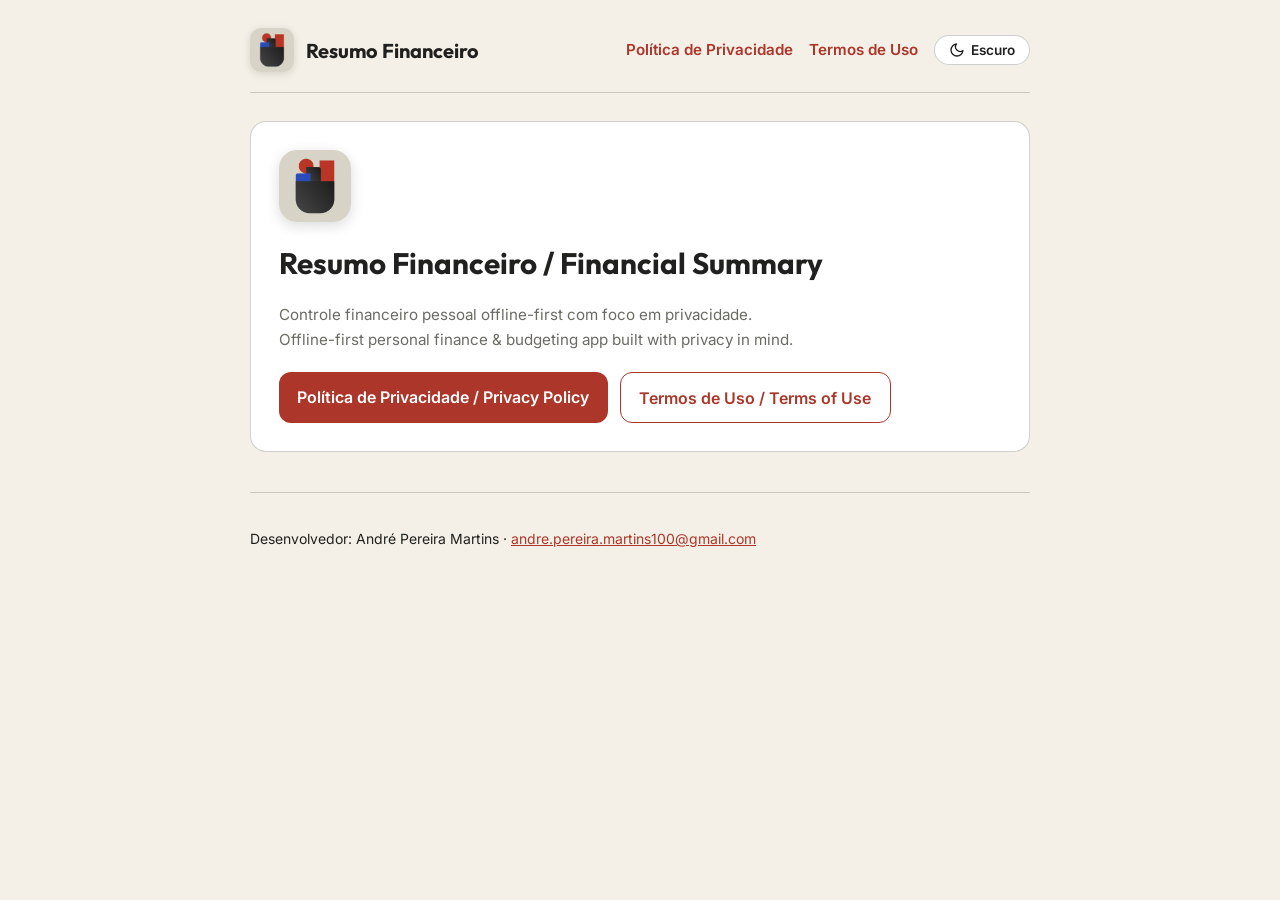
<file: index.html>
<!DOCTYPE html>
<html lang="pt-BR">
<head>
  <meta charset="UTF-8">
  <meta name="viewport" content="width=device-width, initial-scale=1.0">
  <title>Resumo Financeiro — Documentos Legais</title>
  <link rel="stylesheet" href="styles.css">
  <script src="theme.js"></script>
</head>
<body>
  <div class="container">
    <header>
      <a class="brand" href="index.html">
        <img class="brand-logo" src="assets/app_icon.png" data-light-src="assets/app_icon.png" data-dark-src="assets/app_icon_dark.png" alt="Logo Resumo Financeiro">
        <span>Resumo Financeiro</span>
      </a>
      <div class="header-actions">
        <nav>
          <a href="privacy.html">Política de Privacidade</a>
          <a href="terms.html">Termos de Uso</a>
        </nav>
        <button type="button" class="theme-toggle" id="theme-toggle" aria-label="Mudar para tema escuro"></button>
      </div>
    </header>

    <main class="card">
      <img class="hero-logo" src="assets/app_icon.png" data-light-src="assets/app_icon.png" data-dark-src="assets/app_icon_dark.png" alt="Logo Resumo Financeiro">
      <h1>Resumo Financeiro / Financial Summary</h1>
      <p class="muted">
        Controle financeiro pessoal offline-first com foco em privacidade.
        <br>
        Offline-first personal finance &amp; budgeting app built with privacy in mind.
      </p>

      <div class="btn-group">
        <a class="btn" href="privacy.html">Política de Privacidade / Privacy Policy</a>
        <a class="btn btn-secondary" href="terms.html">Termos de Uso / Terms of Use</a>
      </div>
    </main>

    <footer>
      <p>Desenvolvedor: André Pereira Martins · <a href="mailto:andre.pereira.martins100@gmail.com">andre.pereira.martins100@gmail.com</a></p>
    </footer>
  </div>
</body>
</html>
</file>
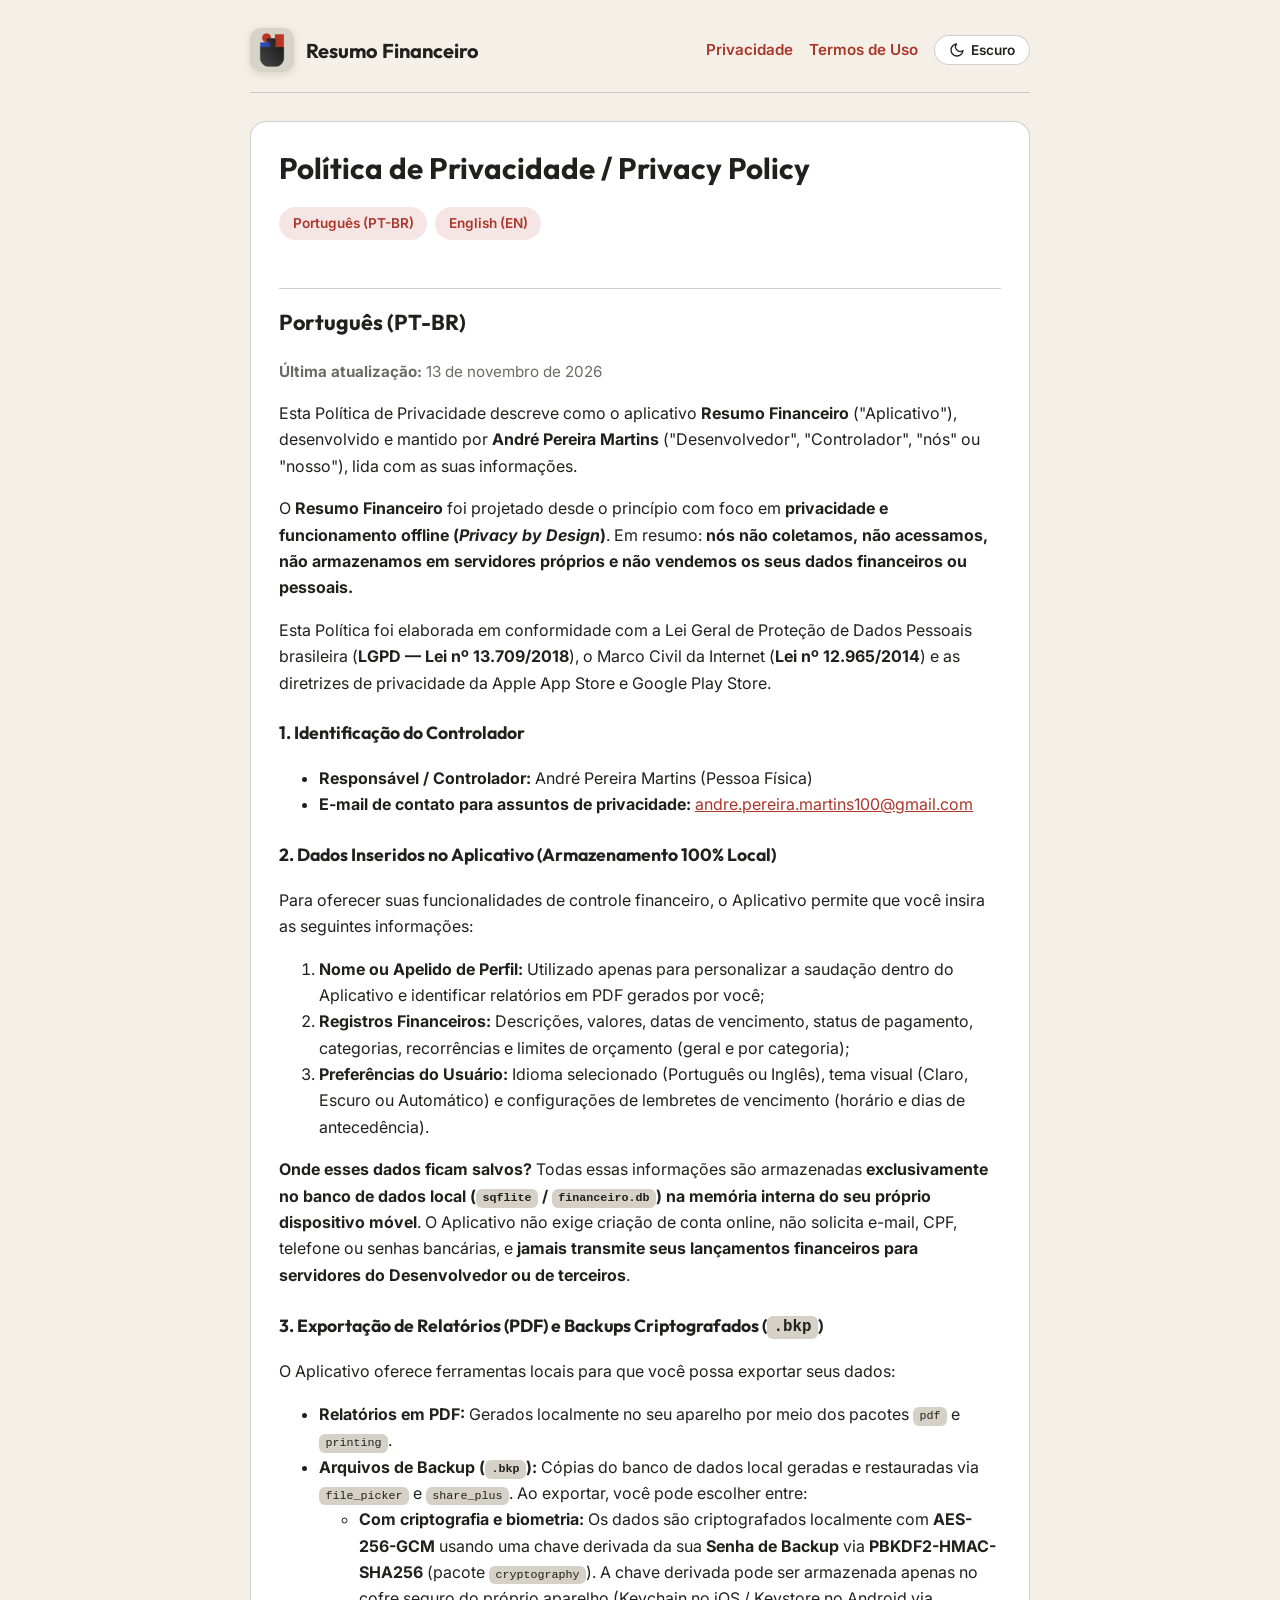
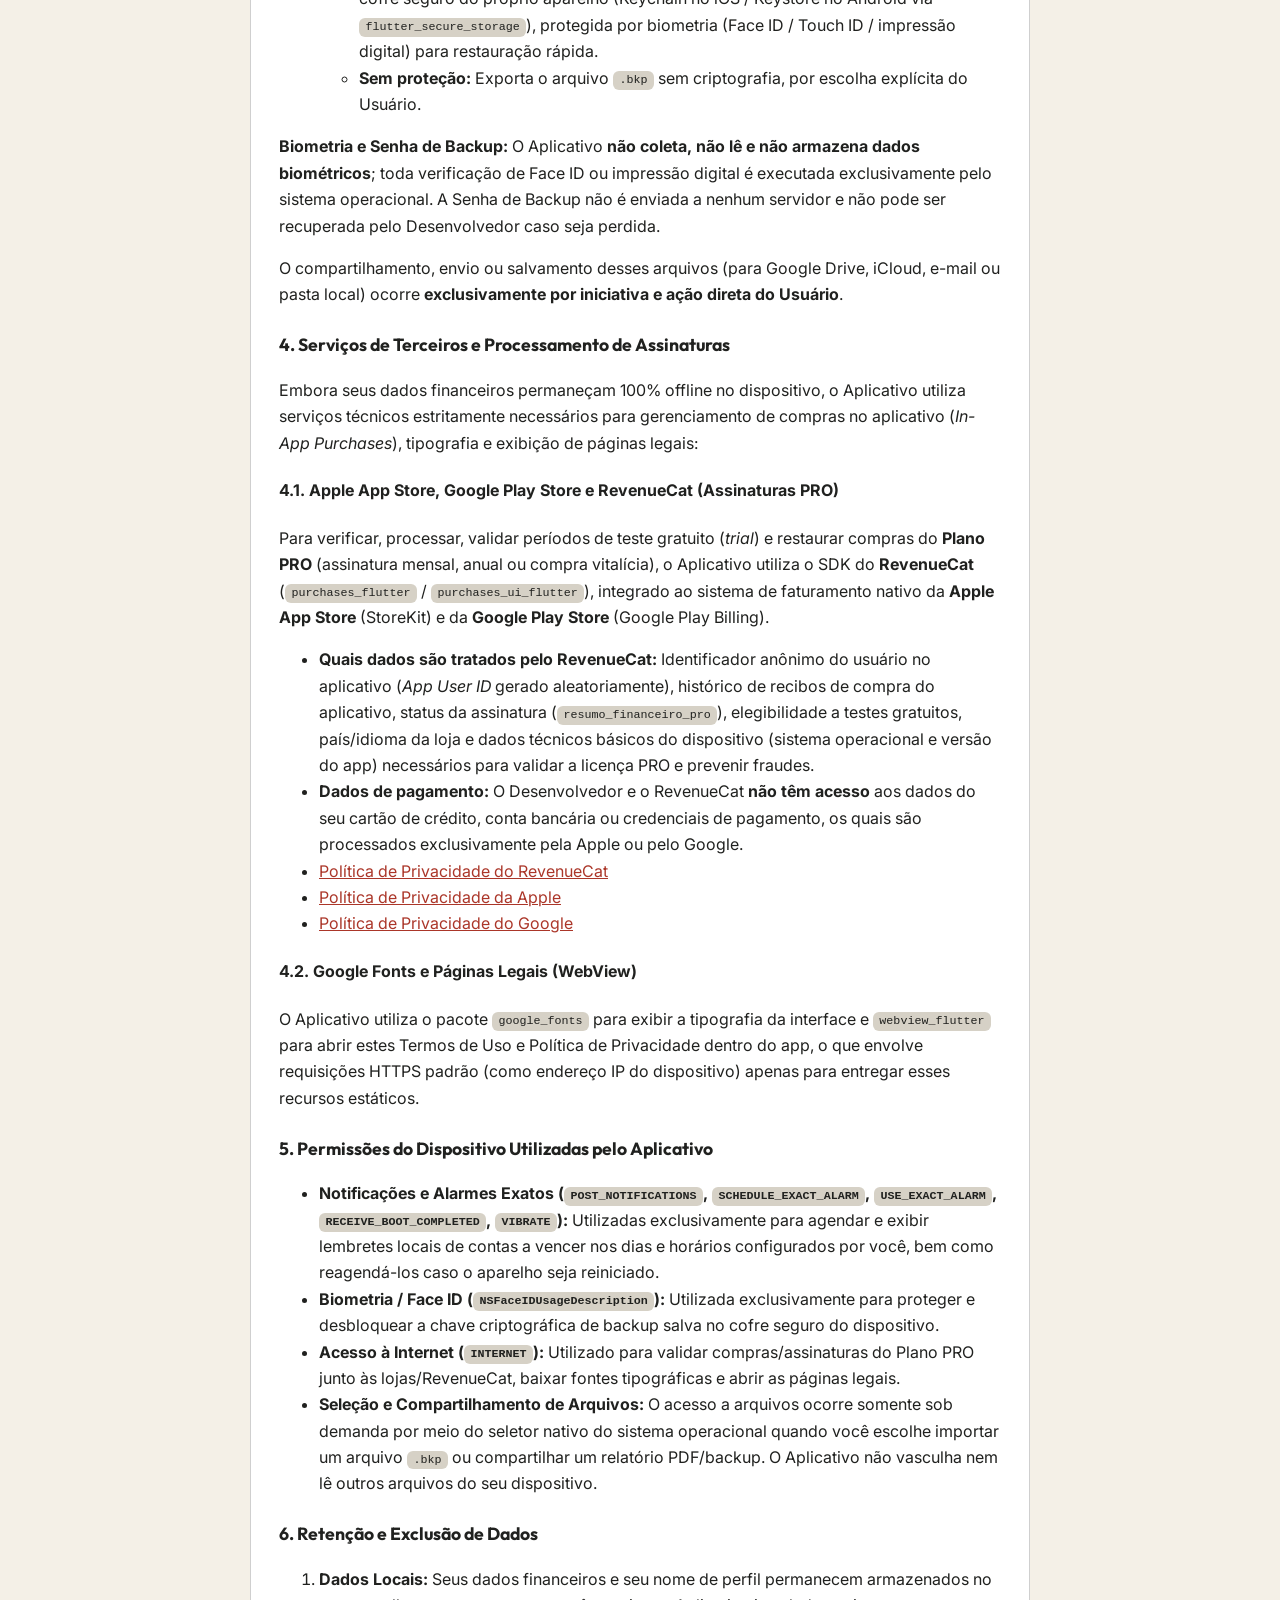
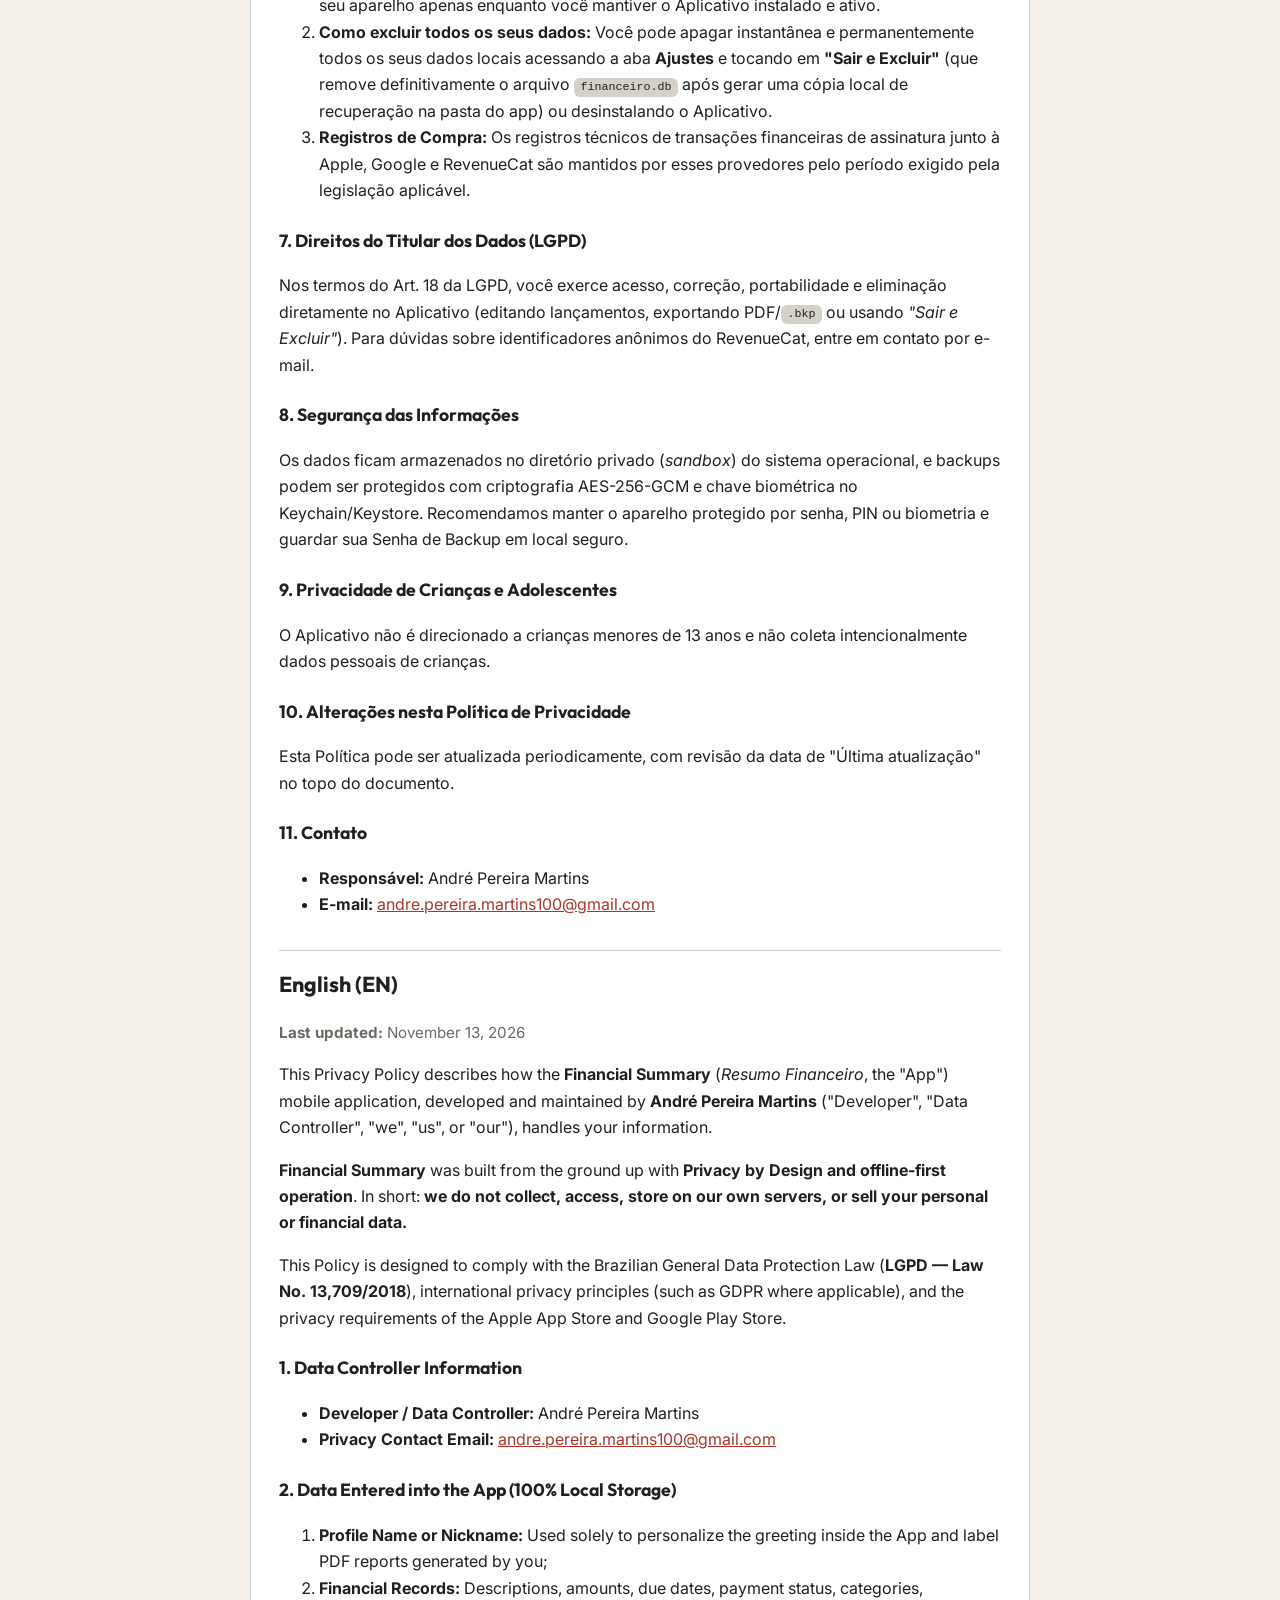
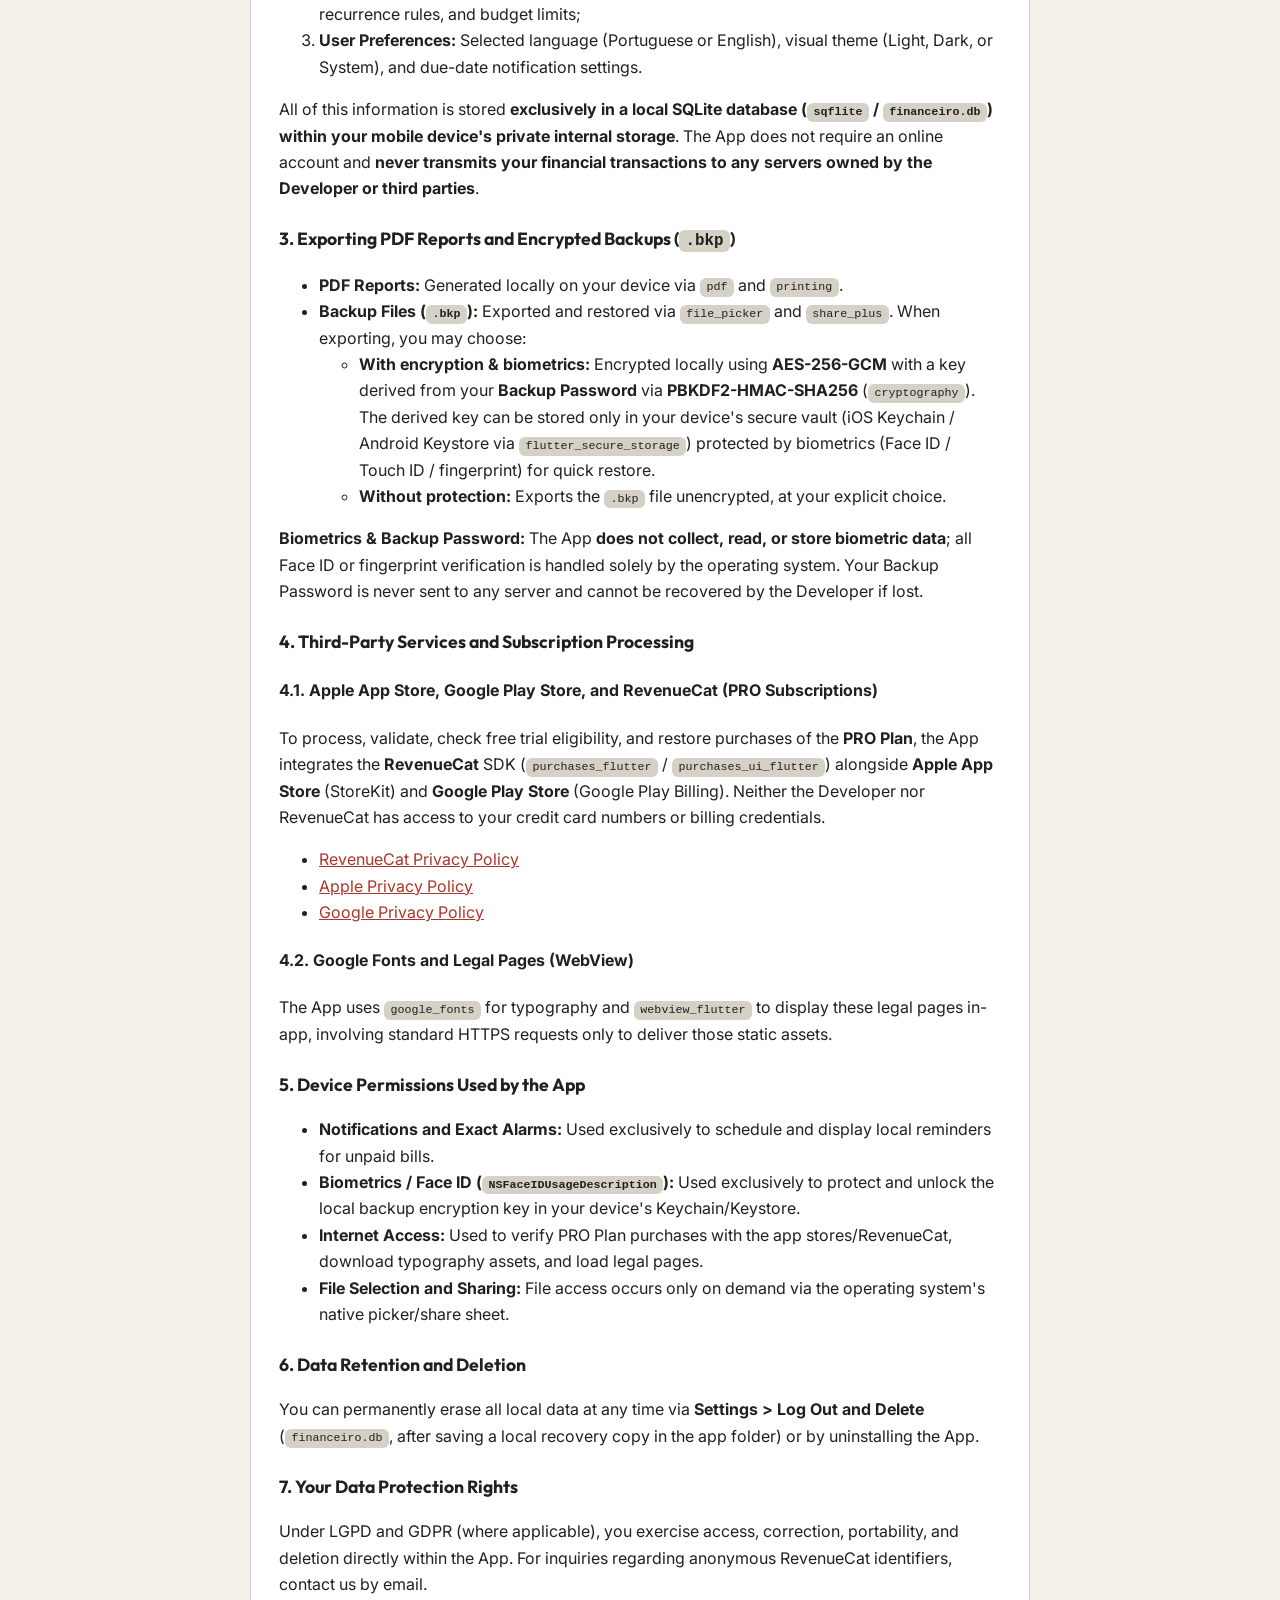
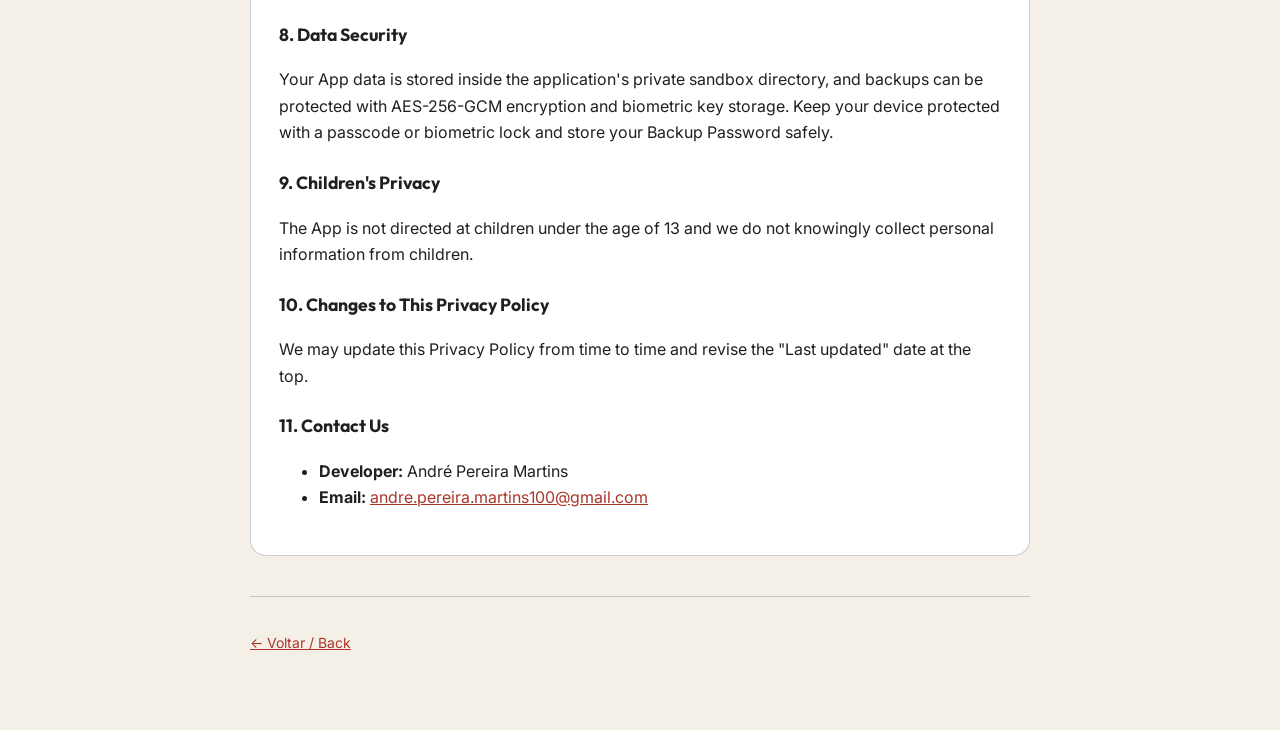
<file: privacy.html>
<!DOCTYPE html>
<html lang="pt-BR">
<head>
  <meta charset="UTF-8">
  <meta name="viewport" content="width=device-width, initial-scale=1.0">
  <title>Política de Privacidade — Resumo Financeiro / Privacy Policy</title>
  <link rel="stylesheet" href="styles.css">
  <script src="theme.js"></script>
</head>
<body>
  <div class="container">
    <header>
      <a class="brand" href="index.html">
        <img class="brand-logo" src="assets/app_icon.png" data-light-src="assets/app_icon.png" data-dark-src="assets/app_icon_dark.png" alt="Logo Resumo Financeiro">
        <span>Resumo Financeiro</span>
      </a>
      <div class="header-actions">
        <nav>
          <a href="privacy.html">Privacidade</a>
          <a href="terms.html">Termos de Uso</a>
        </nav>
        <button type="button" class="theme-toggle" id="theme-toggle" aria-label="Mudar para tema escuro"></button>
      </div>
    </header>

    <main class="card">
      <h1>Política de Privacidade / Privacy Policy</h1>
      <div class="lang-switch">
        <a href="#pt-br">Português (PT-BR)</a>
        <a href="#en">English (EN)</a>
      </div>

      <section id="pt-br">
        <h2>Português (PT-BR)</h2>
        <p class="muted"><strong>Última atualização:</strong> 13 de novembro de 2026</p>
        <p>Esta Política de Privacidade descreve como o aplicativo <strong>Resumo Financeiro</strong> ("Aplicativo"), desenvolvido e mantido por <strong>André Pereira Martins</strong> ("Desenvolvedor", "Controlador", "nós" ou "nosso"), lida com as suas informações.</p>
        <p>O <strong>Resumo Financeiro</strong> foi projetado desde o princípio com foco em <strong>privacidade e funcionamento offline (<em>Privacy by Design</em>)</strong>. Em resumo: <strong>nós não coletamos, não acessamos, não armazenamos em servidores próprios e não vendemos os seus dados financeiros ou pessoais.</strong></p>
        <p>Esta Política foi elaborada em conformidade com a Lei Geral de Proteção de Dados Pessoais brasileira (<strong>LGPD — Lei nº 13.709/2018</strong>), o Marco Civil da Internet (<strong>Lei nº 12.965/2014</strong>) e as diretrizes de privacidade da Apple App Store e Google Play Store.</p>

        <h3>1. Identificação do Controlador</h3>
        <ul>
          <li><strong>Responsável / Controlador:</strong> André Pereira Martins (Pessoa Física)</li>
          <li><strong>E-mail de contato para assuntos de privacidade:</strong> <a href="mailto:andre.pereira.martins100@gmail.com">andre.pereira.martins100@gmail.com</a></li>
        </ul>

        <h3>2. Dados Inseridos no Aplicativo (Armazenamento 100% Local)</h3>
        <p>Para oferecer suas funcionalidades de controle financeiro, o Aplicativo permite que você insira as seguintes informações:</p>
        <ol>
          <li><strong>Nome ou Apelido de Perfil:</strong> Utilizado apenas para personalizar a saudação dentro do Aplicativo e identificar relatórios em PDF gerados por você;</li>
          <li><strong>Registros Financeiros:</strong> Descrições, valores, datas de vencimento, status de pagamento, categorias, recorrências e limites de orçamento (geral e por categoria);</li>
          <li><strong>Preferências do Usuário:</strong> Idioma selecionado (Português ou Inglês), tema visual (Claro, Escuro ou Automático) e configurações de lembretes de vencimento (horário e dias de antecedência).</li>
        </ol>
        <p><strong>Onde esses dados ficam salvos?</strong> Todas essas informações são armazenadas <strong>exclusivamente no banco de dados local (<code>sqflite</code> / <code>financeiro.db</code>) na memória interna do seu próprio dispositivo móvel</strong>. O Aplicativo não exige criação de conta online, não solicita e-mail, CPF, telefone ou senhas bancárias, e <strong>jamais transmite seus lançamentos financeiros para servidores do Desenvolvedor ou de terceiros</strong>.</p>

        <h3>3. Exportação de Relatórios (PDF) e Backups Criptografados (<code>.bkp</code>)</h3>
        <p>O Aplicativo oferece ferramentas locais para que você possa exportar seus dados:</p>
        <ul>
          <li><strong>Relatórios em PDF:</strong> Gerados localmente no seu aparelho por meio dos pacotes <code>pdf</code> e <code>printing</code>.</li>
          <li><strong>Arquivos de Backup (<code>.bkp</code>):</strong> Cópias do banco de dados local geradas e restauradas via <code>file_picker</code> e <code>share_plus</code>. Ao exportar, você pode escolher entre:
            <ul>
              <li><strong>Com criptografia e biometria:</strong> Os dados são criptografados localmente com <strong>AES-256-GCM</strong> usando uma chave derivada da sua <strong>Senha de Backup</strong> via <strong>PBKDF2-HMAC-SHA256</strong> (pacote <code>cryptography</code>). A chave derivada pode ser armazenada apenas no cofre seguro do próprio aparelho (Keychain no iOS / Keystore no Android via <code>flutter_secure_storage</code>), protegida por biometria (Face ID / Touch ID / impressão digital) para restauração rápida.</li>
              <li><strong>Sem proteção:</strong> Exporta o arquivo <code>.bkp</code> sem criptografia, por escolha explícita do Usuário.</li>
            </ul>
          </li>
        </ul>
        <p><strong>Biometria e Senha de Backup:</strong> O Aplicativo <strong>não coleta, não lê e não armazena dados biométricos</strong>; toda verificação de Face ID ou impressão digital é executada exclusivamente pelo sistema operacional. A Senha de Backup não é enviada a nenhum servidor e não pode ser recuperada pelo Desenvolvedor caso seja perdida.</p>
        <p>O compartilhamento, envio ou salvamento desses arquivos (para Google Drive, iCloud, e-mail ou pasta local) ocorre <strong>exclusivamente por iniciativa e ação direta do Usuário</strong>.</p>

        <h3>4. Serviços de Terceiros e Processamento de Assinaturas</h3>
        <p>Embora seus dados financeiros permaneçam 100% offline no dispositivo, o Aplicativo utiliza serviços técnicos estritamente necessários para gerenciamento de compras no aplicativo (<em>In-App Purchases</em>), tipografia e exibição de páginas legais:</p>
        <h4>4.1. Apple App Store, Google Play Store e RevenueCat (Assinaturas PRO)</h4>
        <p>Para verificar, processar, validar períodos de teste gratuito (<em>trial</em>) e restaurar compras do <strong>Plano PRO</strong> (assinatura mensal, anual ou compra vitalícia), o Aplicativo utiliza o SDK do <strong>RevenueCat</strong> (<code>purchases_flutter</code> / <code>purchases_ui_flutter</code>), integrado ao sistema de faturamento nativo da <strong>Apple App Store</strong> (StoreKit) e da <strong>Google Play Store</strong> (Google Play Billing).</p>
        <ul>
          <li><strong>Quais dados são tratados pelo RevenueCat:</strong> Identificador anônimo do usuário no aplicativo (<em>App User ID</em> gerado aleatoriamente), histórico de recibos de compra do aplicativo, status da assinatura (<code>resumo_financeiro_pro</code>), elegibilidade a testes gratuitos, país/idioma da loja e dados técnicos básicos do dispositivo (sistema operacional e versão do app) necessários para validar a licença PRO e prevenir fraudes.</li>
          <li><strong>Dados de pagamento:</strong> O Desenvolvedor e o RevenueCat <strong>não têm acesso</strong> aos dados do seu cartão de crédito, conta bancária ou credenciais de pagamento, os quais são processados exclusivamente pela Apple ou pelo Google.</li>
          <li><a href="https://www.revenuecat.com/privacy" target="_blank" rel="noopener">Política de Privacidade do RevenueCat</a></li>
          <li><a href="https://www.apple.com/br/legal/privacy/" target="_blank" rel="noopener">Política de Privacidade da Apple</a></li>
          <li><a href="https://policies.google.com/privacy" target="_blank" rel="noopener">Política de Privacidade do Google</a></li>
        </ul>
        <h4>4.2. Google Fonts e Páginas Legais (WebView)</h4>
        <p>O Aplicativo utiliza o pacote <code>google_fonts</code> para exibir a tipografia da interface e <code>webview_flutter</code> para abrir estes Termos de Uso e Política de Privacidade dentro do app, o que envolve requisições HTTPS padrão (como endereço IP do dispositivo) apenas para entregar esses recursos estáticos.</p>

        <h3>5. Permissões do Dispositivo Utilizadas pelo Aplicativo</h3>
        <ul>
          <li><strong>Notificações e Alarmes Exatos (<code>POST_NOTIFICATIONS</code>, <code>SCHEDULE_EXACT_ALARM</code>, <code>USE_EXACT_ALARM</code>, <code>RECEIVE_BOOT_COMPLETED</code>, <code>VIBRATE</code>):</strong> Utilizadas exclusivamente para agendar e exibir lembretes locais de contas a vencer nos dias e horários configurados por você, bem como reagendá-los caso o aparelho seja reiniciado.</li>
          <li><strong>Biometria / Face ID (<code>NSFaceIDUsageDescription</code>):</strong> Utilizada exclusivamente para proteger e desbloquear a chave criptográfica de backup salva no cofre seguro do dispositivo.</li>
          <li><strong>Acesso à Internet (<code>INTERNET</code>):</strong> Utilizado para validar compras/assinaturas do Plano PRO junto às lojas/RevenueCat, baixar fontes tipográficas e abrir as páginas legais.</li>
          <li><strong>Seleção e Compartilhamento de Arquivos:</strong> O acesso a arquivos ocorre somente sob demanda por meio do seletor nativo do sistema operacional quando você escolhe importar um arquivo <code>.bkp</code> ou compartilhar um relatório PDF/backup. O Aplicativo não vasculha nem lê outros arquivos do seu dispositivo.</li>
        </ul>

        <h3>6. Retenção e Exclusão de Dados</h3>
        <ol>
          <li><strong>Dados Locais:</strong> Seus dados financeiros e seu nome de perfil permanecem armazenados no seu aparelho apenas enquanto você mantiver o Aplicativo instalado e ativo.</li>
          <li><strong>Como excluir todos os seus dados:</strong> Você pode apagar instantânea e permanentemente todos os seus dados locais acessando a aba <strong>Ajustes</strong> e tocando em <strong>"Sair e Excluir"</strong> (que remove definitivamente o arquivo <code>financeiro.db</code> após gerar uma cópia local de recuperação na pasta do app) ou desinstalando o Aplicativo.</li>
          <li><strong>Registros de Compra:</strong> Os registros técnicos de transações financeiras de assinatura junto à Apple, Google e RevenueCat são mantidos por esses provedores pelo período exigido pela legislação aplicável.</li>
        </ol>

        <h3>7. Direitos do Titular dos Dados (LGPD)</h3>
        <p>Nos termos do Art. 18 da LGPD, você exerce acesso, correção, portabilidade e eliminação diretamente no Aplicativo (editando lançamentos, exportando PDF/<code>.bkp</code> ou usando <em>"Sair e Excluir"</em>). Para dúvidas sobre identificadores anônimos do RevenueCat, entre em contato por e-mail.</p>

        <h3>8. Segurança das Informações</h3>
        <p>Os dados ficam armazenados no diretório privado (<em>sandbox</em>) do sistema operacional, e backups podem ser protegidos com criptografia AES-256-GCM e chave biométrica no Keychain/Keystore. Recomendamos manter o aparelho protegido por senha, PIN ou biometria e guardar sua Senha de Backup em local seguro.</p>

        <h3>9. Privacidade de Crianças e Adolescentes</h3>
        <p>O Aplicativo não é direcionado a crianças menores de 13 anos e não coleta intencionalmente dados pessoais de crianças.</p>

        <h3>10. Alterações nesta Política de Privacidade</h3>
        <p>Esta Política pode ser atualizada periodicamente, com revisão da data de "Última atualização" no topo do documento.</p>

        <h3>11. Contato</h3>
        <ul>
          <li><strong>Responsável:</strong> André Pereira Martins</li>
          <li><strong>E-mail:</strong> <a href="mailto:andre.pereira.martins100@gmail.com">andre.pereira.martins100@gmail.com</a></li>
        </ul>
      </section>

      <section id="en">
        <h2>English (EN)</h2>
        <p class="muted"><strong>Last updated:</strong> November 13, 2026</p>
        <p>This Privacy Policy describes how the <strong>Financial Summary</strong> (<em>Resumo Financeiro</em>, the "App") mobile application, developed and maintained by <strong>André Pereira Martins</strong> ("Developer", "Data Controller", "we", "us", or "our"), handles your information.</p>
        <p><strong>Financial Summary</strong> was built from the ground up with <strong>Privacy by Design and offline-first operation</strong>. In short: <strong>we do not collect, access, store on our own servers, or sell your personal or financial data.</strong></p>
        <p>This Policy is designed to comply with the Brazilian General Data Protection Law (<strong>LGPD — Law No. 13,709/2018</strong>), international privacy principles (such as GDPR where applicable), and the privacy requirements of the Apple App Store and Google Play Store.</p>

        <h3>1. Data Controller Information</h3>
        <ul>
          <li><strong>Developer / Data Controller:</strong> André Pereira Martins</li>
          <li><strong>Privacy Contact Email:</strong> <a href="mailto:andre.pereira.martins100@gmail.com">andre.pereira.martins100@gmail.com</a></li>
        </ul>

        <h3>2. Data Entered into the App (100% Local Storage)</h3>
        <ol>
          <li><strong>Profile Name or Nickname:</strong> Used solely to personalize the greeting inside the App and label PDF reports generated by you;</li>
          <li><strong>Financial Records:</strong> Descriptions, amounts, due dates, payment status, categories, recurrence rules, and budget limits;</li>
          <li><strong>User Preferences:</strong> Selected language (Portuguese or English), visual theme (Light, Dark, or System), and due-date notification settings.</li>
        </ol>
        <p>All of this information is stored <strong>exclusively in a local SQLite database (<code>sqflite</code> / <code>financeiro.db</code>) within your mobile device's private internal storage</strong>. The App does not require an online account and <strong>never transmits your financial transactions to any servers owned by the Developer or third parties</strong>.</p>

        <h3>3. Exporting PDF Reports and Encrypted Backups (<code>.bkp</code>)</h3>
        <ul>
          <li><strong>PDF Reports:</strong> Generated locally on your device via <code>pdf</code> and <code>printing</code>.</li>
          <li><strong>Backup Files (<code>.bkp</code>):</strong> Exported and restored via <code>file_picker</code> and <code>share_plus</code>. When exporting, you may choose:
            <ul>
              <li><strong>With encryption &amp; biometrics:</strong> Encrypted locally using <strong>AES-256-GCM</strong> with a key derived from your <strong>Backup Password</strong> via <strong>PBKDF2-HMAC-SHA256</strong> (<code>cryptography</code>). The derived key can be stored only in your device's secure vault (iOS Keychain / Android Keystore via <code>flutter_secure_storage</code>) protected by biometrics (Face ID / Touch ID / fingerprint) for quick restore.</li>
              <li><strong>Without protection:</strong> Exports the <code>.bkp</code> file unencrypted, at your explicit choice.</li>
            </ul>
          </li>
        </ul>
        <p><strong>Biometrics &amp; Backup Password:</strong> The App <strong>does not collect, read, or store biometric data</strong>; all Face ID or fingerprint verification is handled solely by the operating system. Your Backup Password is never sent to any server and cannot be recovered by the Developer if lost.</p>

        <h3>4. Third-Party Services and Subscription Processing</h3>
        <h4>4.1. Apple App Store, Google Play Store, and RevenueCat (PRO Subscriptions)</h4>
        <p>To process, validate, check free trial eligibility, and restore purchases of the <strong>PRO Plan</strong>, the App integrates the <strong>RevenueCat</strong> SDK (<code>purchases_flutter</code> / <code>purchases_ui_flutter</code>) alongside <strong>Apple App Store</strong> (StoreKit) and <strong>Google Play Store</strong> (Google Play Billing). Neither the Developer nor RevenueCat has access to your credit card numbers or billing credentials.</p>
        <ul>
          <li><a href="https://www.revenuecat.com/privacy" target="_blank" rel="noopener">RevenueCat Privacy Policy</a></li>
          <li><a href="https://www.apple.com/legal/privacy/" target="_blank" rel="noopener">Apple Privacy Policy</a></li>
          <li><a href="https://policies.google.com/privacy" target="_blank" rel="noopener">Google Privacy Policy</a></li>
        </ul>
        <h4>4.2. Google Fonts and Legal Pages (WebView)</h4>
        <p>The App uses <code>google_fonts</code> for typography and <code>webview_flutter</code> to display these legal pages in-app, involving standard HTTPS requests only to deliver those static assets.</p>

        <h3>5. Device Permissions Used by the App</h3>
        <ul>
          <li><strong>Notifications and Exact Alarms:</strong> Used exclusively to schedule and display local reminders for unpaid bills.</li>
          <li><strong>Biometrics / Face ID (<code>NSFaceIDUsageDescription</code>):</strong> Used exclusively to protect and unlock the local backup encryption key in your device's Keychain/Keystore.</li>
          <li><strong>Internet Access:</strong> Used to verify PRO Plan purchases with the app stores/RevenueCat, download typography assets, and load legal pages.</li>
          <li><strong>File Selection and Sharing:</strong> File access occurs only on demand via the operating system's native picker/share sheet.</li>
        </ul>

        <h3>6. Data Retention and Deletion</h3>
        <p>You can permanently erase all local data at any time via <strong>Settings &gt; Log Out and Delete</strong> (<code>financeiro.db</code>, after saving a local recovery copy in the app folder) or by uninstalling the App.</p>

        <h3>7. Your Data Protection Rights</h3>
        <p>Under LGPD and GDPR (where applicable), you exercise access, correction, portability, and deletion directly within the App. For inquiries regarding anonymous RevenueCat identifiers, contact us by email.</p>

        <h3>8. Data Security</h3>
        <p>Your App data is stored inside the application's private sandbox directory, and backups can be protected with AES-256-GCM encryption and biometric key storage. Keep your device protected with a passcode or biometric lock and store your Backup Password safely.</p>

        <h3>9. Children's Privacy</h3>
        <p>The App is not directed at children under the age of 13 and we do not knowingly collect personal information from children.</p>

        <h3>10. Changes to This Privacy Policy</h3>
        <p>We may update this Privacy Policy from time to time and revise the "Last updated" date at the top.</p>

        <h3>11. Contact Us</h3>
        <ul>
          <li><strong>Developer:</strong> André Pereira Martins</li>
          <li><strong>Email:</strong> <a href="mailto:andre.pereira.martins100@gmail.com">andre.pereira.martins100@gmail.com</a></li>
        </ul>
      </section>
    </main>

    <footer>
      <p><a href="index.html">← Voltar / Back</a></p>
    </footer>
  </div>
</body>
</html>
</file>
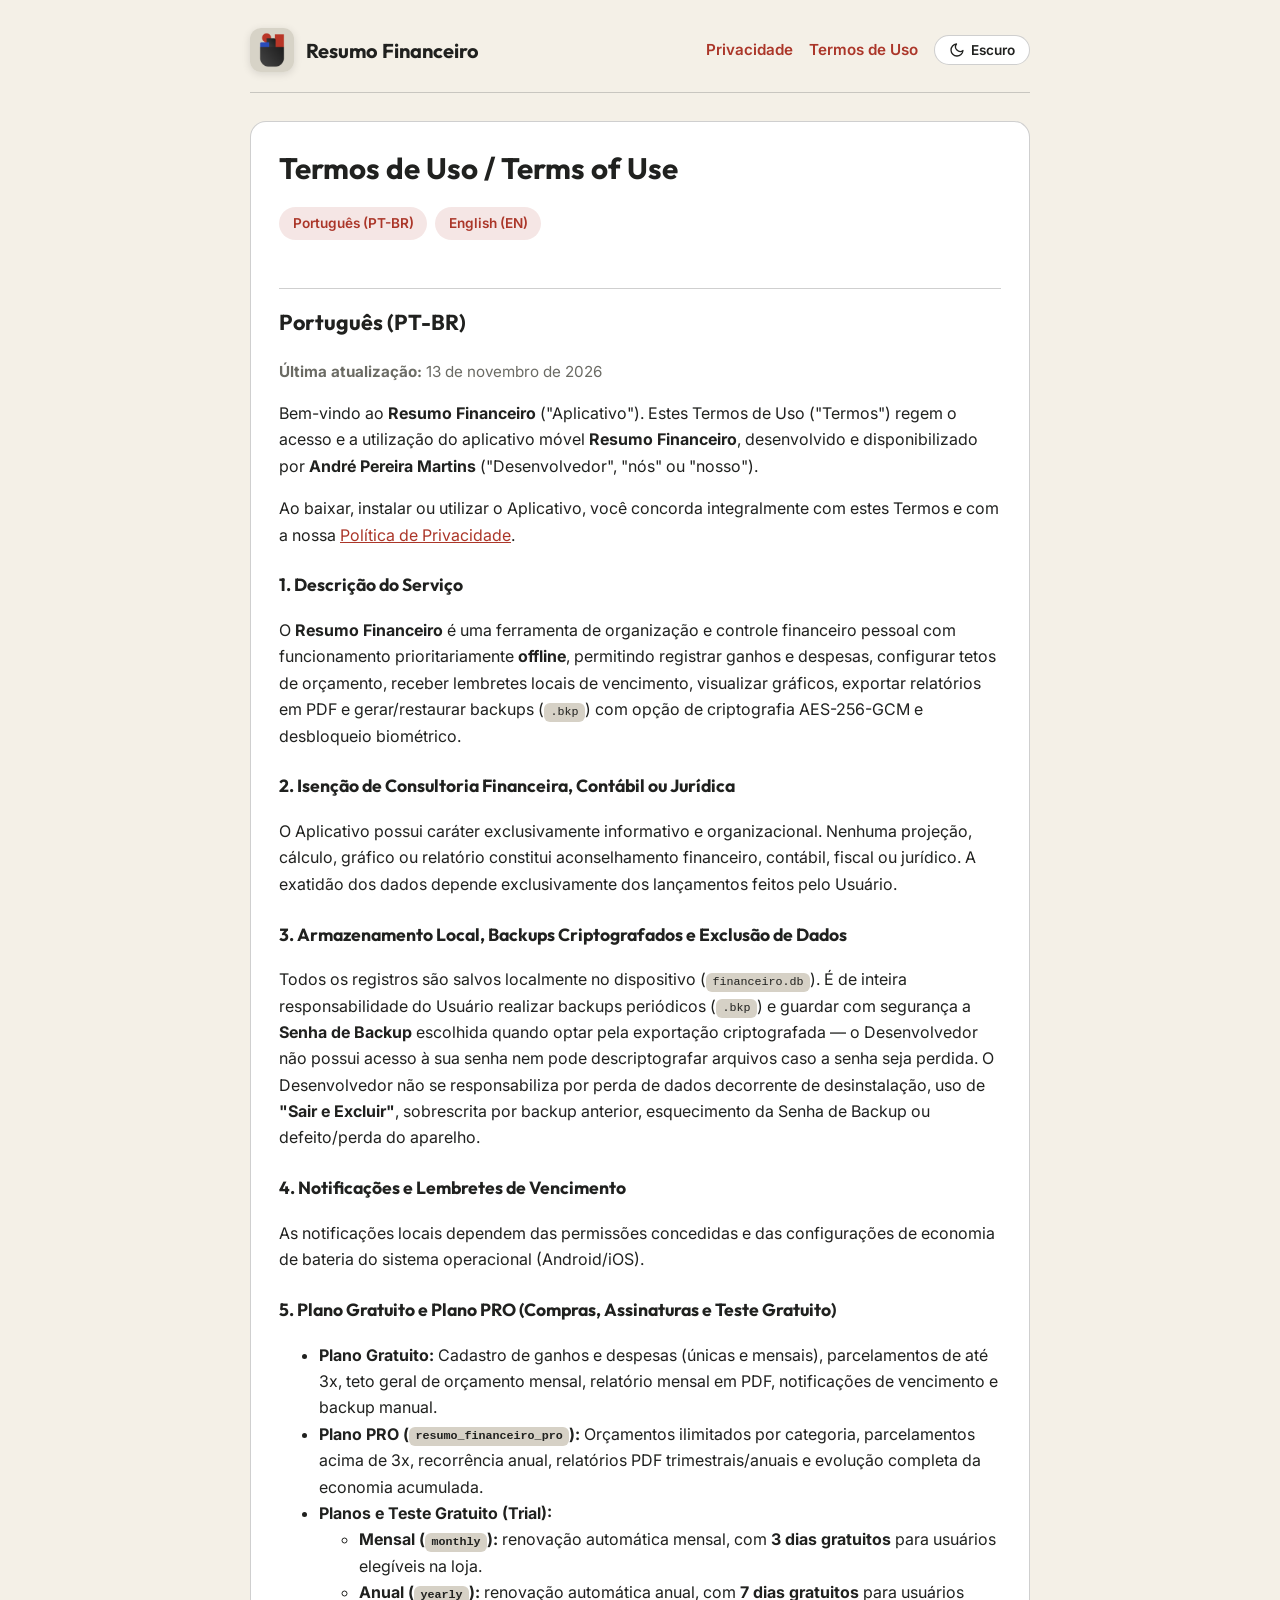
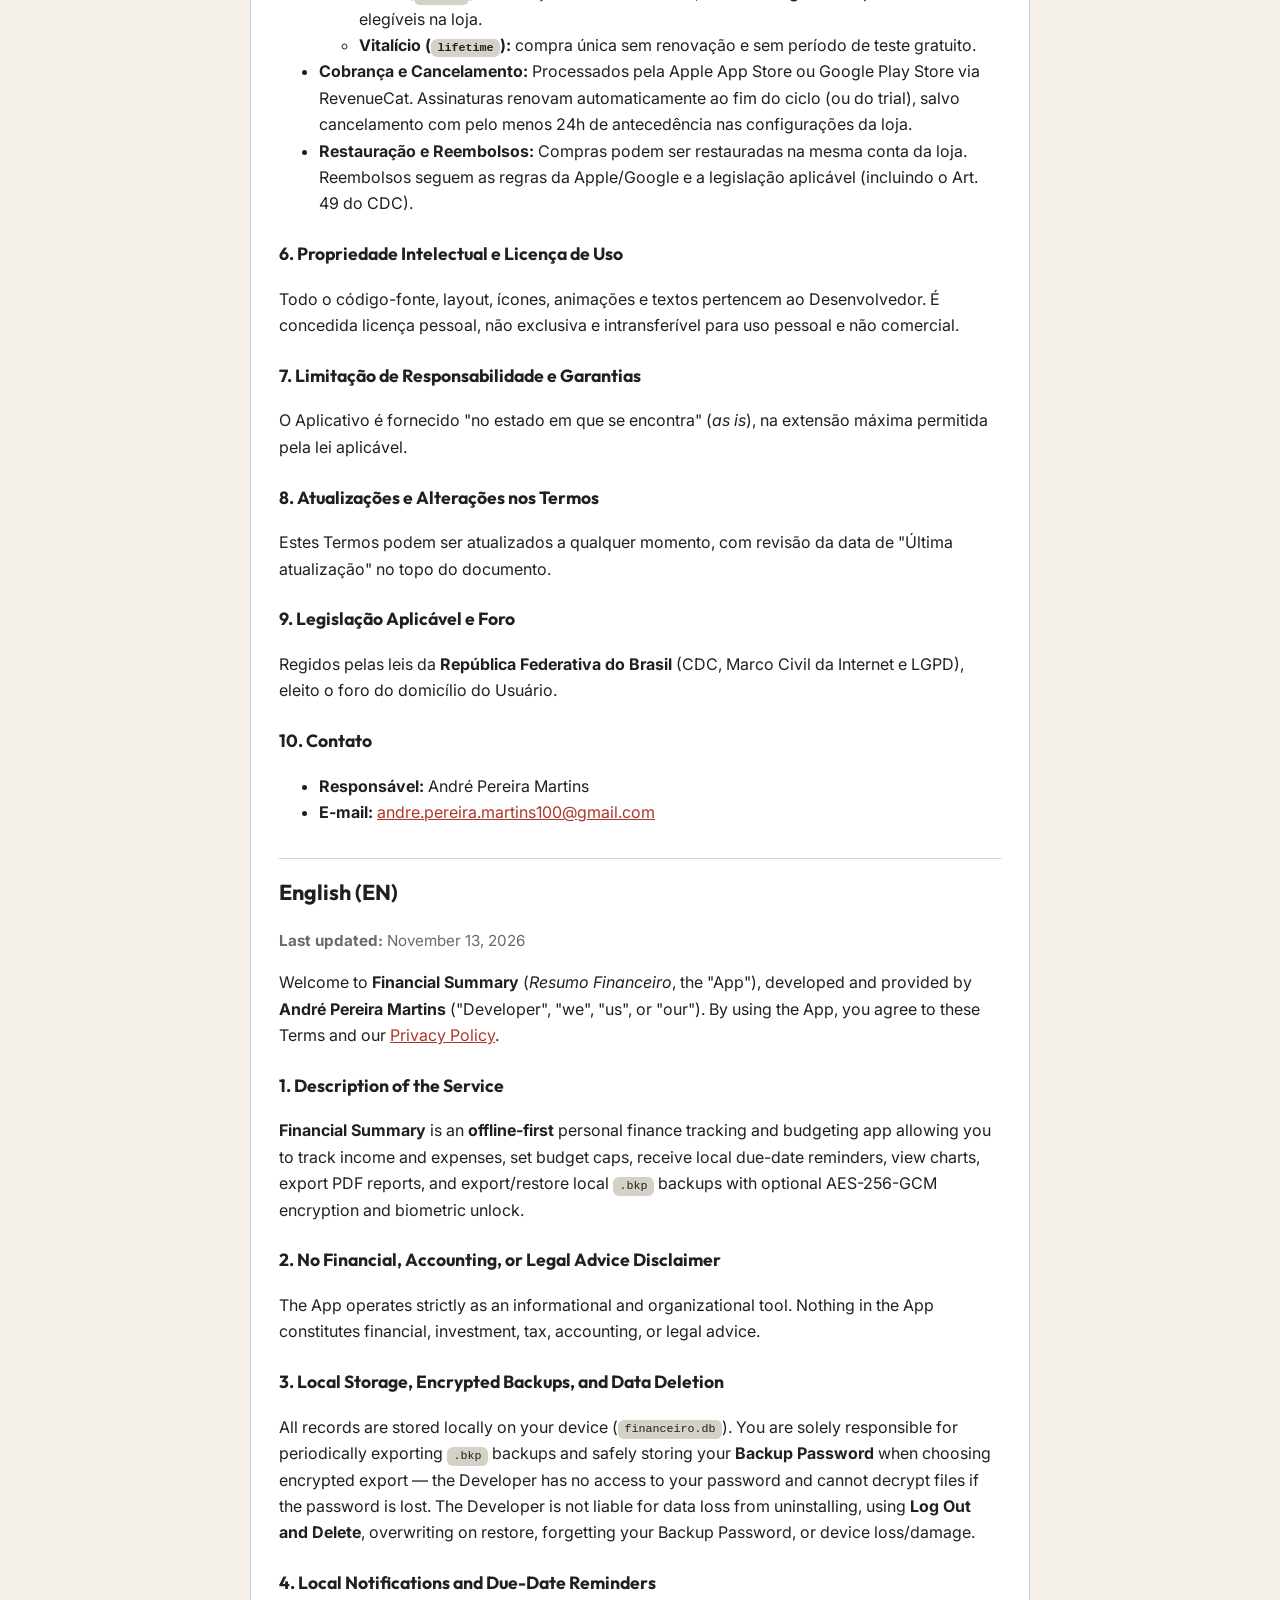
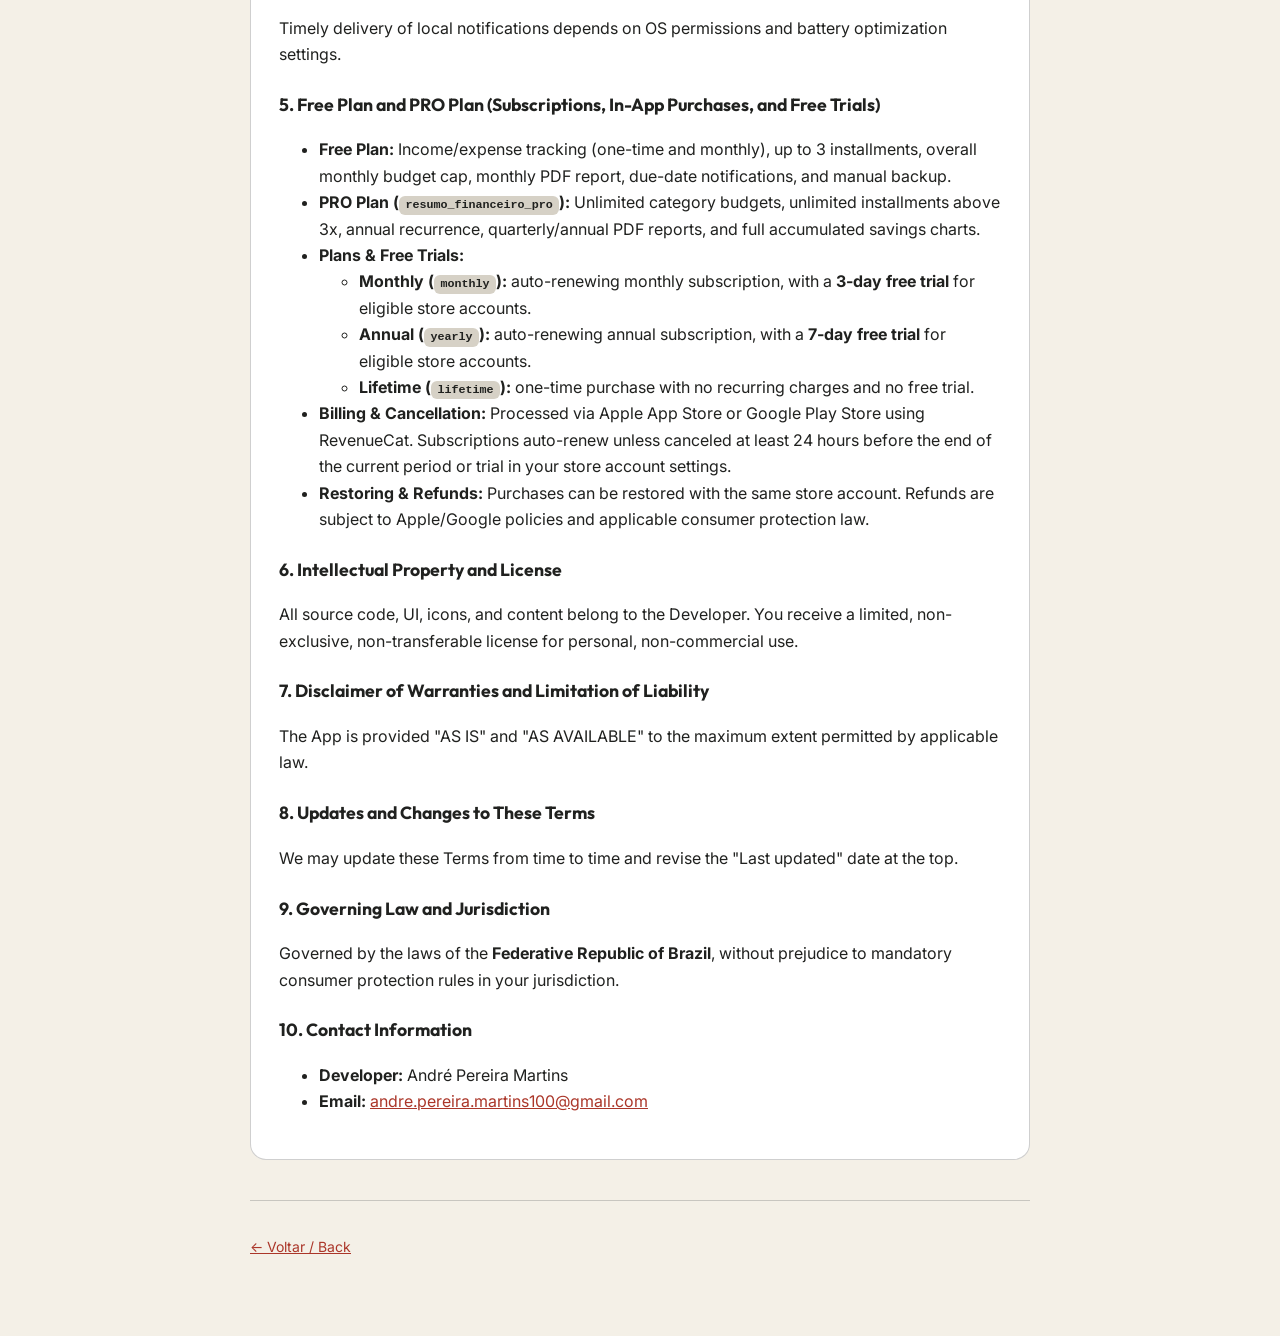
<file: terms.html>
<!DOCTYPE html>
<html lang="pt-BR">
<head>
  <meta charset="UTF-8">
  <meta name="viewport" content="width=device-width, initial-scale=1.0">
  <title>Termos de Uso — Resumo Financeiro / Terms of Use</title>
  <link rel="stylesheet" href="styles.css">
  <script src="theme.js"></script>
</head>
<body>
  <div class="container">
    <header>
      <a class="brand" href="index.html">
        <img class="brand-logo" src="assets/app_icon.png" data-light-src="assets/app_icon.png" data-dark-src="assets/app_icon_dark.png" alt="Logo Resumo Financeiro">
        <span>Resumo Financeiro</span>
      </a>
      <div class="header-actions">
        <nav>
          <a href="privacy.html">Privacidade</a>
          <a href="terms.html">Termos de Uso</a>
        </nav>
        <button type="button" class="theme-toggle" id="theme-toggle" aria-label="Mudar para tema escuro"></button>
      </div>
    </header>

    <main class="card">
      <h1>Termos de Uso / Terms of Use</h1>
      <div class="lang-switch">
        <a href="#pt-br">Português (PT-BR)</a>
        <a href="#en">English (EN)</a>
      </div>

      <section id="pt-br">
        <h2>Português (PT-BR)</h2>
        <p class="muted"><strong>Última atualização:</strong> 13 de novembro de 2026</p>
        <p>Bem-vindo ao <strong>Resumo Financeiro</strong> ("Aplicativo"). Estes Termos de Uso ("Termos") regem o acesso e a utilização do aplicativo móvel <strong>Resumo Financeiro</strong>, desenvolvido e disponibilizado por <strong>André Pereira Martins</strong> ("Desenvolvedor", "nós" ou "nosso").</p>
        <p>Ao baixar, instalar ou utilizar o Aplicativo, você concorda integralmente com estes Termos e com a nossa <a href="privacy.html">Política de Privacidade</a>.</p>

        <h3>1. Descrição do Serviço</h3>
        <p>O <strong>Resumo Financeiro</strong> é uma ferramenta de organização e controle financeiro pessoal com funcionamento prioritariamente <strong>offline</strong>, permitindo registrar ganhos e despesas, configurar tetos de orçamento, receber lembretes locais de vencimento, visualizar gráficos, exportar relatórios em PDF e gerar/restaurar backups (<code>.bkp</code>) com opção de criptografia AES-256-GCM e desbloqueio biométrico.</p>

        <h3>2. Isenção de Consultoria Financeira, Contábil ou Jurídica</h3>
        <p>O Aplicativo possui caráter exclusivamente informativo e organizacional. Nenhuma projeção, cálculo, gráfico ou relatório constitui aconselhamento financeiro, contábil, fiscal ou jurídico. A exatidão dos dados depende exclusivamente dos lançamentos feitos pelo Usuário.</p>

        <h3>3. Armazenamento Local, Backups Criptografados e Exclusão de Dados</h3>
        <p>Todos os registros são salvos localmente no dispositivo (<code>financeiro.db</code>). É de inteira responsabilidade do Usuário realizar backups periódicos (<code>.bkp</code>) e guardar com segurança a <strong>Senha de Backup</strong> escolhida quando optar pela exportação criptografada — o Desenvolvedor não possui acesso à sua senha nem pode descriptografar arquivos caso a senha seja perdida. O Desenvolvedor não se responsabiliza por perda de dados decorrente de desinstalação, uso de <strong>"Sair e Excluir"</strong>, sobrescrita por backup anterior, esquecimento da Senha de Backup ou defeito/perda do aparelho.</p>

        <h3>4. Notificações e Lembretes de Vencimento</h3>
        <p>As notificações locais dependem das permissões concedidas e das configurações de economia de bateria do sistema operacional (Android/iOS).</p>

        <h3>5. Plano Gratuito e Plano PRO (Compras, Assinaturas e Teste Gratuito)</h3>
        <ul>
          <li><strong>Plano Gratuito:</strong> Cadastro de ganhos e despesas (únicas e mensais), parcelamentos de até 3x, teto geral de orçamento mensal, relatório mensal em PDF, notificações de vencimento e backup manual.</li>
          <li><strong>Plano PRO (<code>resumo_financeiro_pro</code>):</strong> Orçamentos ilimitados por categoria, parcelamentos acima de 3x, recorrência anual, relatórios PDF trimestrais/anuais e evolução completa da economia acumulada.</li>
          <li><strong>Planos e Teste Gratuito (Trial):</strong>
            <ul>
              <li><strong>Mensal (<code>monthly</code>):</strong> renovação automática mensal, com <strong>3 dias gratuitos</strong> para usuários elegíveis na loja.</li>
              <li><strong>Anual (<code>yearly</code>):</strong> renovação automática anual, com <strong>7 dias gratuitos</strong> para usuários elegíveis na loja.</li>
              <li><strong>Vitalício (<code>lifetime</code>):</strong> compra única sem renovação e sem período de teste gratuito.</li>
            </ul>
          </li>
          <li><strong>Cobrança e Cancelamento:</strong> Processados pela Apple App Store ou Google Play Store via RevenueCat. Assinaturas renovam automaticamente ao fim do ciclo (ou do trial), salvo cancelamento com pelo menos 24h de antecedência nas configurações da loja.</li>
          <li><strong>Restauração e Reembolsos:</strong> Compras podem ser restauradas na mesma conta da loja. Reembolsos seguem as regras da Apple/Google e a legislação aplicável (incluindo o Art. 49 do CDC).</li>
        </ul>

        <h3>6. Propriedade Intelectual e Licença de Uso</h3>
        <p>Todo o código-fonte, layout, ícones, animações e textos pertencem ao Desenvolvedor. É concedida licença pessoal, não exclusiva e intransferível para uso pessoal e não comercial.</p>

        <h3>7. Limitação de Responsabilidade e Garantias</h3>
        <p>O Aplicativo é fornecido "no estado em que se encontra" (<em>as is</em>), na extensão máxima permitida pela lei aplicável.</p>

        <h3>8. Atualizações e Alterações nos Termos</h3>
        <p>Estes Termos podem ser atualizados a qualquer momento, com revisão da data de "Última atualização" no topo do documento.</p>

        <h3>9. Legislação Aplicável e Foro</h3>
        <p>Regidos pelas leis da <strong>República Federativa do Brasil</strong> (CDC, Marco Civil da Internet e LGPD), eleito o foro do domicílio do Usuário.</p>

        <h3>10. Contato</h3>
        <ul>
          <li><strong>Responsável:</strong> André Pereira Martins</li>
          <li><strong>E-mail:</strong> <a href="mailto:andre.pereira.martins100@gmail.com">andre.pereira.martins100@gmail.com</a></li>
        </ul>
      </section>

      <section id="en">
        <h2>English (EN)</h2>
        <p class="muted"><strong>Last updated:</strong> November 13, 2026</p>
        <p>Welcome to <strong>Financial Summary</strong> (<em>Resumo Financeiro</em>, the "App"), developed and provided by <strong>André Pereira Martins</strong> ("Developer", "we", "us", or "our"). By using the App, you agree to these Terms and our <a href="privacy.html">Privacy Policy</a>.</p>

        <h3>1. Description of the Service</h3>
        <p><strong>Financial Summary</strong> is an <strong>offline-first</strong> personal finance tracking and budgeting app allowing you to track income and expenses, set budget caps, receive local due-date reminders, view charts, export PDF reports, and export/restore local <code>.bkp</code> backups with optional AES-256-GCM encryption and biometric unlock.</p>

        <h3>2. No Financial, Accounting, or Legal Advice Disclaimer</h3>
        <p>The App operates strictly as an informational and organizational tool. Nothing in the App constitutes financial, investment, tax, accounting, or legal advice.</p>

        <h3>3. Local Storage, Encrypted Backups, and Data Deletion</h3>
        <p>All records are stored locally on your device (<code>financeiro.db</code>). You are solely responsible for periodically exporting <code>.bkp</code> backups and safely storing your <strong>Backup Password</strong> when choosing encrypted export — the Developer has no access to your password and cannot decrypt files if the password is lost. The Developer is not liable for data loss from uninstalling, using <strong>Log Out and Delete</strong>, overwriting on restore, forgetting your Backup Password, or device loss/damage.</p>

        <h3>4. Local Notifications and Due-Date Reminders</h3>
        <p>Timely delivery of local notifications depends on OS permissions and battery optimization settings.</p>

        <h3>5. Free Plan and PRO Plan (Subscriptions, In-App Purchases, and Free Trials)</h3>
        <ul>
          <li><strong>Free Plan:</strong> Income/expense tracking (one-time and monthly), up to 3 installments, overall monthly budget cap, monthly PDF report, due-date notifications, and manual backup.</li>
          <li><strong>PRO Plan (<code>resumo_financeiro_pro</code>):</strong> Unlimited category budgets, unlimited installments above 3x, annual recurrence, quarterly/annual PDF reports, and full accumulated savings charts.</li>
          <li><strong>Plans &amp; Free Trials:</strong>
            <ul>
              <li><strong>Monthly (<code>monthly</code>):</strong> auto-renewing monthly subscription, with a <strong>3-day free trial</strong> for eligible store accounts.</li>
              <li><strong>Annual (<code>yearly</code>):</strong> auto-renewing annual subscription, with a <strong>7-day free trial</strong> for eligible store accounts.</li>
              <li><strong>Lifetime (<code>lifetime</code>):</strong> one-time purchase with no recurring charges and no free trial.</li>
            </ul>
          </li>
          <li><strong>Billing &amp; Cancellation:</strong> Processed via Apple App Store or Google Play Store using RevenueCat. Subscriptions auto-renew unless canceled at least 24 hours before the end of the current period or trial in your store account settings.</li>
          <li><strong>Restoring &amp; Refunds:</strong> Purchases can be restored with the same store account. Refunds are subject to Apple/Google policies and applicable consumer protection law.</li>
        </ul>

        <h3>6. Intellectual Property and License</h3>
        <p>All source code, UI, icons, and content belong to the Developer. You receive a limited, non-exclusive, non-transferable license for personal, non-commercial use.</p>

        <h3>7. Disclaimer of Warranties and Limitation of Liability</h3>
        <p>The App is provided "AS IS" and "AS AVAILABLE" to the maximum extent permitted by applicable law.</p>

        <h3>8. Updates and Changes to These Terms</h3>
        <p>We may update these Terms from time to time and revise the "Last updated" date at the top.</p>

        <h3>9. Governing Law and Jurisdiction</h3>
        <p>Governed by the laws of the <strong>Federative Republic of Brazil</strong>, without prejudice to mandatory consumer protection rules in your jurisdiction.</p>

        <h3>10. Contact Information</h3>
        <ul>
          <li><strong>Developer:</strong> André Pereira Martins</li>
          <li><strong>Email:</strong> <a href="mailto:andre.pereira.martins100@gmail.com">andre.pereira.martins100@gmail.com</a></li>
        </ul>
      </section>
    </main>

    <footer>
      <p><a href="index.html">← Voltar / Back</a></p>
    </footer>
  </div>
</body>
</html>
</file>
<file: styles.css>
@import url('https://fonts.googleapis.com/css2?family=Inter:wght@400;500;600;700&family=Outfit:wght@600;700;800&display=swap');

:root {
  color-scheme: light;
  --bg: #F4F0E7;
  --surface: #D6D1C6;
  --surface-high: #FFFFFF;
  --text: #20211F;
  --muted: #6B6B64;
  --border: rgba(118, 117, 117, 0.35);
  --accent: #AB3629;
  --accent-soft: rgba(171, 54, 41, 0.12);
  --secondary: #294CBA;
}

:root[data-theme="dark"] {
  color-scheme: dark;
  --bg: #141416;
  --surface: #202124;
  --surface-high: #2C2D31;
  --text: #FFFFFF;
  --muted: #A0A2A8;
  --border: #3C3E44;
  --accent: #9A3C32;
  --accent-soft: rgba(154, 60, 50, 0.22);
  --secondary: #5C85FF;
}

* {
  box-sizing: border-box;
}

body {
  margin: 0;
  font-family: 'Inter', -apple-system, BlinkMacSystemFont, "Segoe UI", Roboto, sans-serif;
  background: var(--bg);
  color: var(--text);
  line-height: 1.65;
}

.container {
  max-width: 820px;
  margin: 0 auto;
  padding: 1.75rem 1.25rem 4rem;
}

header {
  display: flex;
  flex-wrap: wrap;
  align-items: center;
  justify-content: space-between;
  gap: 1rem;
  padding-bottom: 1.25rem;
  margin-bottom: 1.75rem;
  border-bottom: 1px solid var(--border);
}

.brand {
  display: inline-flex;
  align-items: center;
  gap: 0.75rem;
  font-family: 'Outfit', sans-serif;
  font-size: 1.25rem;
  font-weight: 700;
  color: var(--text);
  text-decoration: none;
}

.brand-logo {
  width: 44px;
  height: 44px;
  border-radius: 11px;
  object-fit: cover;
  box-shadow: 0 2px 8px rgba(0, 0, 0, 0.12);
}

.hero-logo {
  width: 72px;
  height: 72px;
  border-radius: 18px;
  object-fit: cover;
  margin-bottom: 1rem;
  box-shadow: 0 4px 14px rgba(0, 0, 0, 0.14);
}

.header-actions {
  display: flex;
  align-items: center;
  gap: 1rem;
  flex-wrap: wrap;
}

.theme-toggle {
  display: inline-flex;
  align-items: center;
  gap: 0.4rem;
  padding: 0.4rem 0.85rem;
  border-radius: 999px;
  border: 1px solid var(--border);
  background: var(--surface-high);
  color: var(--text);
  font-family: inherit;
  font-size: 0.85rem;
  font-weight: 600;
  cursor: pointer;
  transition: background-color 0.2s ease, border-color 0.2s ease;
}

.theme-toggle:hover {
  background: var(--surface);
}

.theme-toggle svg {
  width: 16px;
  height: 16px;
  flex-shrink: 0;
}

:root[data-hide-theme-toggle="true"] .theme-toggle {
  display: none;
}

nav {
  display: flex;
  gap: 1rem;
  flex-wrap: wrap;
}

nav a {
  color: var(--accent);
  text-decoration: none;
  font-weight: 600;
  font-size: 0.95rem;
}

nav a:hover {
  text-decoration: underline;
}

.card {
  background: var(--surface-high);
  border: 1px solid var(--border);
  border-radius: 16px;
  padding: 1.75rem;
  margin-bottom: 1.5rem;
}

h1, h2, h3 {
  font-family: 'Outfit', sans-serif;
}

h1 {
  font-size: 1.85rem;
  line-height: 1.25;
  margin-top: 0;
}

h2 {
  font-size: 1.35rem;
  margin-top: 2rem;
  padding-top: 1rem;
  border-top: 1px solid var(--border);
}

h3 {
  font-size: 1.1rem;
  margin-top: 1.4rem;
}

p, li {
  color: var(--text);
}

.muted {
  color: var(--muted);
  font-size: 0.95rem;
}

.lang-switch {
  display: inline-flex;
  gap: 0.5rem;
  margin-bottom: 1rem;
}

.lang-switch a {
  display: inline-block;
  padding: 0.35rem 0.85rem;
  border-radius: 999px;
  background: var(--accent-soft);
  color: var(--accent);
  text-decoration: none;
  font-weight: 600;
  font-size: 0.85rem;
}

.btn-group {
  display: flex;
  flex-wrap: wrap;
  gap: 0.75rem;
  margin-top: 1.25rem;
}

.btn {
  display: inline-block;
  padding: 0.7rem 1.15rem;
  border-radius: 12px;
  background: var(--accent);
  color: #ffffff;
  text-decoration: none;
  font-weight: 600;
}

.btn-secondary {
  background: transparent;
  color: var(--accent);
  border: 1.5px solid var(--accent);
}

code {
  background: var(--surface);
  padding: 0.15rem 0.4rem;
  border-radius: 6px;
  font-size: 0.9em;
}

a {
  color: var(--accent);
}

footer {
  margin-top: 2.5rem;
  padding-top: 1.25rem;
  border-top: 1px solid var(--border);
  color: var(--muted);
  font-size: 0.875rem;
}
</file>
